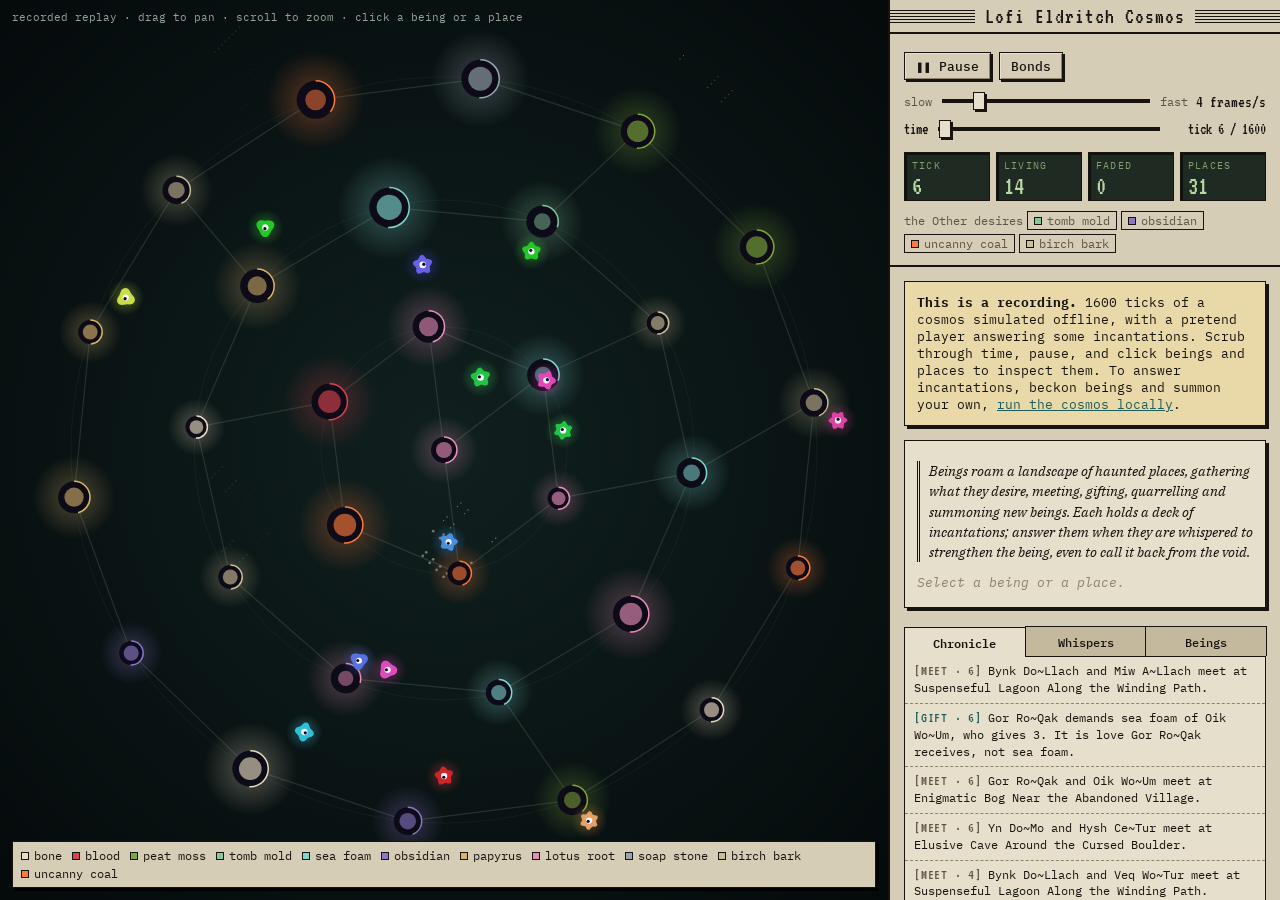
<file: docs/index.html>
<!doctype html>
<html lang="en" data-replay="replay.json">
<head>
<meta charset="utf-8">
<meta name="viewport" content="width=device-width, initial-scale=1">
<title>Lofi Eldritch Cosmos</title>
<link rel="preconnect" href="https://fonts.googleapis.com">
<link rel="stylesheet" href="https://fonts.googleapis.com/css2?family=VT323&family=IBM+Plex+Mono:ital,wght@0,400;0,500;0,600;1,400&family=IBM+Plex+Serif:ital@1&display=swap">
<style>
  /* An old beige-box workstation running an occult simulation:
     putty windows with ink borders, hard shadows and pinstriped title bars
     over a deep verdigris-black void. One deliberate look, light panels on a dark map. */
  :root {
    --void: #071012;          /* behind the map */
    --putty: #d6cdb6;         /* window body */
    --putty-2: #c4b99d;       /* insets, wells */
    --putty-3: #e6dfcb;       /* raised highlights, inputs */
    --ink: #17130e;           /* borders, text */
    --muted: #5d5446;
    --faint: #8d826d;
    --accent: #7c1d2a;        /* oxblood */
    --accent-2: #1d5c58;      /* verdigris, links */
    --warn: #a87211;          /* mustard */
    --danger: #a3242f;
    --good: #2f6b3b;
    --text: var(--ink);
    --pixel: "VT323", "Courier New", monospace;
    --mono: "IBM Plex Mono", ui-monospace, Menlo, Consolas, monospace;
    --sans: "IBM Plex Serif", Georgia, serif;   /* thoughts and incantations */
    --ui: var(--mono);
    color-scheme: light;
  }
  * { box-sizing: border-box; }
  html, body { margin: 0; height: 100%; background: var(--void); color: var(--ink); font-family: var(--mono); font-size: 13px; }
  body { display: grid; grid-template-columns: 1fr 392px; grid-template-rows: 100%; overflow: hidden; }
  #stage { position: relative; min-width: 0; min-height: 0; }
  canvas { display: block; width: 100%; height: 100%; cursor: grab; touch-action: none; }
  canvas.dragging { cursor: grabbing; }
  canvas.beckoning { cursor: crosshair; }

  /* the window */
  aside { background: var(--putty); border-left: 2px solid var(--ink); display: flex; flex-direction: column; min-height: 0; overflow: hidden; }
  header { padding: 0 0 12px; border-bottom: 2px solid var(--ink); background: var(--putty); }
  h1.titlebar { margin: 0 0 12px; padding: 5px 10px; font: 400 22px/1 var(--pixel); letter-spacing: 1px; text-align: center;
    background: repeating-linear-gradient(to bottom, var(--ink) 0 1px, transparent 1px 3px) center / 100% 13px no-repeat, var(--putty);
    border-bottom: 2px solid var(--ink); }
  h1.titlebar span { background: var(--putty); padding: 0 10px; }
  header > :not(h1) { margin-left: 14px; margin-right: 14px; }
  h2 { font: 400 26px/1.05 var(--pixel); margin: 0; letter-spacing: .5px; }
  h3 { font: 400 17px/1 var(--pixel); text-transform: uppercase; letter-spacing: 1.5px; color: var(--muted); margin: 14px 0 6px; }
  h3::before { content: "▚ "; color: var(--accent); }

  .controls { display: flex; gap: 8px; align-items: center; flex-wrap: wrap; }
  button { font: 500 12.5px var(--mono); color: var(--ink); background: var(--putty); border: 1px solid var(--ink); border-radius: 0; padding: 5px 11px; cursor: pointer;
    box-shadow: inset 1px 1px 0 var(--putty-3), inset -1px -1px 0 var(--faint), 2px 2px 0 var(--ink); }
  button:hover { background: var(--putty-3); }
  button:active { box-shadow: inset 1px 1px 0 var(--faint), inset -1px -1px 0 var(--putty-3); transform: translate(2px, 2px); }
  button:focus-visible, input:focus-visible { outline: 2px dashed var(--accent); outline-offset: 2px; }
  button.primary { background: var(--ink); color: var(--putty-3); box-shadow: 2px 2px 0 var(--accent); }
  button.primary:hover { background: var(--accent); }
  button.danger:hover { color: var(--danger); }
  button:disabled { opacity: .45; cursor: default; }
  input[type=text], input[type=number] { font: 13px var(--mono); color: var(--ink); background: var(--putty-3); border: 1px solid var(--ink); border-radius: 0; padding: 5px 7px; width: 100%;
    box-shadow: inset 2px 2px 0 var(--putty-2); }
  input[type=range] { -webkit-appearance: none; appearance: none; flex: 1; min-width: 80px; height: 18px; background: transparent; }
  input[type=range]::-webkit-slider-runnable-track { height: 4px; background: var(--ink); }
  input[type=range]::-moz-range-track { height: 4px; background: var(--ink); }
  input[type=range]::-webkit-slider-thumb { -webkit-appearance: none; width: 12px; height: 18px; margin-top: -7px; background: var(--putty-3); border: 1px solid var(--ink); border-radius: 0; box-shadow: 2px 2px 0 var(--ink); }
  input[type=range]::-moz-range-thumb { width: 12px; height: 18px; background: var(--putty-3); border: 1px solid var(--ink); border-radius: 0; }
  .speed { display: flex; align-items: center; gap: 8px; margin-top: 10px; color: var(--muted); font-size: 11.5px; }
  #speed-label { font-family: var(--pixel) !important; font-size: 17px; color: var(--ink); }

  /* LCD-ish counters */
  .stats { display: grid; grid-template-columns: repeat(4, 1fr); gap: 6px; margin-top: 12px; }
  .stat { background: #1e2a22; color: #b9d9a3; border: 1px solid var(--ink); padding: 3px 7px 1px; box-shadow: inset 2px 2px 0 #0d130f; }
  .stat b { display: block; font: 400 26px/1 var(--pixel); font-variant-numeric: tabular-nums; }
  .stat small { font-size: 9.5px; text-transform: uppercase; letter-spacing: 1.2px; color: #7fa06c; }

  #scroll { overflow-y: auto; flex: 1; padding: 0 14px 18px; }
  #scroll::-webkit-scrollbar { width: 14px; }
  #scroll::-webkit-scrollbar-track { background: var(--putty-2); border-left: 1px solid var(--ink); }
  #scroll::-webkit-scrollbar-thumb { background: var(--putty); border: 1px solid var(--ink); box-shadow: inset 1px 1px 0 var(--putty-3); }
  .empty { color: var(--faint); font-style: italic; padding: 4px 0; }
  .card { background: var(--putty-3); border: 1px solid var(--ink); box-shadow: 3px 3px 0 var(--ink); padding: 12px; margin-top: 14px; }
  .card.notice { background: #e9d9a8; }
  .row { display: flex; justify-content: space-between; gap: 10px; align-items: baseline; padding: 2px 0; border-bottom: 1px dotted var(--faint); }
  .row span:first-child { color: var(--muted); }

  /* segmented meters */
  .bar { height: 10px; background: var(--putty-2); border: 1px solid var(--ink); margin: 4px 0 8px; padding: 1px; }
  .bar i { display: block; height: 100%; transition: width .4s;
    -webkit-mask: repeating-linear-gradient(90deg, #000 0 5px, transparent 5px 7px); mask: repeating-linear-gradient(90deg, #000 0 5px, transparent 5px 7px); }
  .thought { font-family: var(--sans); font-style: italic; font-size: 14px; color: var(--ink); margin: 8px 0; line-height: 1.45; border-left: 3px double var(--ink); padding-left: 9px; }

  /* square tags instead of pills */
  .chips { display: flex; flex-wrap: wrap; gap: 4px; }
  .chip { font-size: 11.5px; background: var(--putty); border: 1px solid var(--ink); border-radius: 0; padding: 1px 6px; display: inline-flex; gap: 5px; align-items: center; }
  .chip .dot { width: 8px; height: 8px; border: 1px solid var(--ink); border-radius: 0; display: inline-block; }
  .chip.desire { background: var(--ink); color: var(--putty-3); }
  .link { color: var(--accent-2); cursor: pointer; text-decoration: underline; text-decoration-style: dotted; text-underline-offset: 2px; }
  .link:hover { background: var(--accent-2); color: var(--putty-3); text-decoration: none; }
  .incantation { border: 1px solid var(--ink); background: var(--putty); padding: 8px 10px; margin-top: 6px; font-family: var(--sans); font-style: italic; font-size: 16px; }
  .incantation.awaiting { background: #f0dc8f; box-shadow: 3px 3px 0 var(--warn); }
  .recall { display: flex; gap: 8px; margin-top: 10px; }
  .recall input { flex: 1; }
  .feedback { font-size: 12px; margin-top: 6px; }
  .feedback.good { color: var(--good); } .feedback.bad { color: var(--danger); }

  /* the chronicle reads like a printout */
  .events { list-style: none; padding: 0; margin: 0; background: var(--putty-3); border: 1px solid var(--ink); border-top: 0; }
  .events li { padding: 6px 9px; border-bottom: 1px dashed var(--faint); font-size: 12px; line-height: 1.4; }
  .events li:last-child { border-bottom: 0; }
  .events li[data-being]:hover { background: var(--putty); }
  .events li .k { font: 400 15px/1 var(--pixel); text-transform: uppercase; letter-spacing: .8px; margin-right: 6px; color: var(--muted); }
  .events li .k::before { content: "["; } .events li .k::after { content: "]"; }
  .events li.summon .k, .events li.revive .k, .events li.working_through .k { color: var(--good); }
  .events li.fade .k, .events li.rivalry .k, .events li.trauma .k, .events li.anxiety .k, .events li.refusal .k { color: var(--danger); }
  .events li.gift .k, .events li.succor .k { color: var(--accent-2); }
  .events li.whisper .k, .events li.knot .k { color: var(--warn); }
  .events li.desire .k, .events li.elder .k, .events li.identify .k { color: var(--accent); }
  .whispers li { display: flex; justify-content: space-between; gap: 8px; }

  /* folder tabs */
  .tabs { display: flex; gap: 0; margin-top: 18px; border-bottom: 1px solid var(--ink); }
  .tabs button { flex: 1; font-size: 11.5px; padding: 5px 4px 4px; box-shadow: none; border-bottom: 0; margin-right: -1px; background: var(--putty-2); transform: none; }
  .tabs button.on { background: var(--putty-3); color: var(--ink); font-weight: 600; position: relative; top: 1px; border-color: var(--ink); }

  /* small windows floating over the map */
  .legend, .tooltip, .banner, .hint { font-family: var(--mono); }
  .legend { position: absolute; left: 12px; bottom: 12px; background: var(--putty); border: 1px solid var(--ink); box-shadow: 3px 3px 0 #000; padding: 6px 8px; font-size: 11px; max-width: calc(100% - 24px); }
  .legend .chips { gap: 3px 10px; }
  .legend .chip { background: none; border: 0; padding: 0; color: var(--ink); }
  .hint { position: absolute; top: 10px; left: 12px; color: #8fa39a; font-size: 11px; pointer-events: none; }
  .tooltip { position: absolute; pointer-events: none; background: var(--putty-3); border: 1px solid var(--ink); box-shadow: 2px 2px 0 #000; padding: 4px 7px; font-size: 11.5px; white-space: nowrap; transform: translate(12px, 12px); display: none; }
  .banner { position: absolute; top: 10px; left: 50%; transform: translateX(-50%); background: #f0dc8f; color: var(--ink); border: 1px solid var(--ink); box-shadow: 3px 3px 0 #000; padding: 5px 12px; font-size: 12px; font-weight: 600; display: none; }
  .overlay { position: absolute; inset: 0; display: none; place-items: center;
    background: repeating-conic-gradient(#0b1719 0 25%, #071012 0 50%) 0 0 / 4px 4px; }
  .overlay .card { max-width: 380px; width: calc(100% - 32px); text-align: left; box-shadow: 5px 5px 0 #000; }
  .overlay p { color: var(--muted); line-height: 1.5; }
  .form-grid { display: grid; gap: 6px; margin-top: 8px; }
  .form-grid label { font-size: 11.5px; color: var(--muted); }
  .error { color: var(--danger); font-size: 12px; margin-top: 6px; }

  .scrub { display: flex; align-items: center; gap: 8px; margin-top: 6px; color: var(--muted); font-size: 11.5px; }
  .scrub input { flex: 1; }
  .scrub span { font-family: var(--pixel); font-size: 16px; min-width: 96px; text-align: right; color: var(--ink); }
  .notice a { color: var(--accent-2); }
  .other { display: flex; flex-wrap: wrap; gap: 4px; align-items: center; margin-top: 10px; font-size: 11.5px; color: var(--muted); }
  .reason { font-size: 11.5px; color: var(--muted); font-style: italic; text-align: right; margin: 2px 0 4px; }
  .registers { display: grid; grid-template-columns: 76px 1fr 38px; gap: 2px 8px; align-items: center; font-size: 11.5px; }
  .registers .bar { margin: 2px 0; }
  .registers .loose { color: var(--warn); font-weight: 600; }
  .chain { display: flex; flex-wrap: wrap; gap: 4px; align-items: center; font-size: 11.5px; color: var(--faint); }

  .account { display: flex; flex-wrap: wrap; gap: 4px 12px; align-items: center; margin-top: -4px; margin-bottom: 10px; font-size: 11.5px; color: var(--muted); }
  .account b { font: 400 17px/1 var(--pixel); color: var(--ink); margin-right: auto; }
  .account a, .account .linkish { color: var(--accent-2); background: none; border: 0; box-shadow: none; padding: 0; font: inherit; cursor: pointer; text-decoration: underline; text-decoration-style: dotted; text-underline-offset: 2px; }
  .account a:hover, .account .linkish:hover { background: var(--accent-2); color: var(--putty-3); transform: none; }
  .admin-only[hidden], .signed-in-only[hidden] { display: none !important; }
  .temper { display: grid; grid-template-columns: 92px 1fr 30px; gap: 4px 8px; align-items: center; font-size: 11.5px; }
  .temper output { font: 400 17px/1 var(--pixel); text-align: right; }
  .temper small { grid-column: 2 / -1; color: var(--faint); margin-top: -4px; font-size: 10.5px; }
  .deck { list-style: none; margin: 0; padding: 0; border: 1px solid var(--ink); background: var(--putty); }
  .deck li { display: grid; grid-template-columns: 1fr auto; gap: 2px 8px; padding: 6px 8px; border-bottom: 1px dashed var(--faint); font-size: 12px; }
  .deck li:last-child { border-bottom: 0; }
  .deck .front { font-family: var(--sans); font-style: italic; font-size: 13.5px; }
  .deck .back { color: var(--muted); grid-column: 1; }
  .deck .meta { color: var(--faint); font-size: 11px; grid-column: 1; }
  .deck .acts { grid-row: 1 / span 3; grid-column: 2; display: flex; flex-direction: column; gap: 4px; align-self: start; }
  .deck .acts button { padding: 2px 7px; font-size: 11px; }
  .deck li.awaiting { background: #f0dc8f; }
  .mine-mark { color: var(--accent); font-weight: 600; }
  .journal { list-style: none; margin: 0; padding: 0; border: 1px solid var(--ink); background: var(--putty-3); font-size: 11.5px; }
  .journal li { padding: 4px 8px; border-bottom: 1px dashed var(--faint); display: grid; grid-template-columns: 1fr auto; gap: 8px; }
  .journal li:last-child { border-bottom: 0; }
  .journal .when { color: var(--faint); white-space: nowrap; }
  .journal .ok { color: var(--good); } .journal .miss { color: var(--danger); }
  .accuracy { display: grid; grid-template-columns: 1fr 64px 44px; gap: 3px 8px; align-items: center; font-size: 11.5px; }
  .accuracy .front { font-family: var(--sans); font-style: italic; font-size: 12.5px; min-width: 0; overflow: hidden; text-overflow: ellipsis; white-space: nowrap; }
  .accuracy .bar { margin: 0; }
  @media (max-width: 820px) {
    body { grid-template-columns: 100%; grid-template-rows: 55vh 45vh; }
    aside { border-left: 0; border-top: 2px solid var(--ink); }
    .legend { display: none; }
  }
  @media (prefers-reduced-motion: reduce) { .bar i { transition: none; } button:active { transform: none; } }
</style>
</head>
<body>
<div id="stage">
  <canvas id="cosmos"></canvas>
  <div class="hint">drag to pan · scroll to zoom · click a being (the eye follows it) or a place</div>
  <div class="banner" id="banner"></div>
  <div class="tooltip" id="tooltip"></div>
  <div class="legend" id="legend"></div>
  <div class="overlay" id="genesis">
    <div class="card">
      <h2>The void is empty</h2>
      <p>Dream a landscape of haunted places into being and awaken beings to roam it.</p>
      <div class="form-grid">
        <label for="seed-beings">Beings to awaken</label>
        <input type="number" id="seed-beings" value="14" min="1" max="60">
        <label for="seed-rings">Places on each ring (inner → outer)</label>
        <input type="text" id="seed-rings" value="6, 10, 14">
      </div>
      <div class="controls" style="justify-content:center;margin-top:12px">
        <button class="primary" id="seed-go">Begin genesis</button>
        <button id="seed-cancel">Cancel</button>
      </div>
      <div class="error" id="seed-error"></div>
    </div>
  </div>
</div>
<aside>
  <header>
    <h1 class="titlebar"><span>Lofi Eldritch Cosmos</span></h1>
    <div class="account" id="account"></div>
    <div class="controls">
      <button class="primary admin-only" id="toggle" hidden>▶ Stir</button>
      <button class="admin-only" id="new-cosmos" title="Unmake this cosmos and seed a new one" hidden>New cosmos</button>
      <button id="bonds-toggle" title="Show strong bonds between all beings">Bonds</button>
    </div>
    <div class="speed admin-only" id="speed-row" hidden>
      <span>slow</span>
      <input type="range" id="speed" min="100" max="3000" step="50" value="1000" aria-label="Tick duration">
      <span>fast</span>
      <span id="speed-label" style="min-width:64px;text-align:right;font-family:var(--mono)"></span>
    </div>
    <div class="stats">
      <div class="stat"><small>tick</small><b id="s-tick">0</b></div>
      <div class="stat"><small>living</small><b id="s-pop">0</b></div>
      <div class="stat"><small>faded</small><b id="s-faded">0</b></div>
      <div class="stat"><small>places</small><b id="s-nodes">0</b></div>
    </div>
    <div class="other" id="big-other" title="The desire of the big Other: what the cosmos as a whole desires and exchanges"></div>
  </header>
  <div id="scroll">
    <div id="selection"></div>
    <div class="tabs">
      <button id="tab-chronicle" class="on">Chronicle</button>
      <button id="tab-whispers">Whispers <span id="whisper-count"></span></button>
      <button id="tab-beings">Beings</button>
      <button id="tab-mine" class="signed-in-only" hidden>My being</button>
    </div>
    <div id="tab-body"></div>
  </div>
</aside>
<script>
(() => {
  "use strict";

  // ---------- state ----------
  const RESOURCE_COLORS = {
    bone: "#e8dcc0", blood: "#d9434f", peat_moss: "#7fa83a", tomb_mold: "#86c79a",
    sea_foam: "#7fd6d0", obsidian: "#8b78c9", papyrus: "#d9b56a", lotus_root: "#e88fb8",
    soap_stone: "#9aa7b0", birch_bark: "#cbbf94", uncanny_coal: "#ff7a3a"
  };
  const state = {
    world: null, nodes: new Map(), beings: new Map(), events: [], lastSeq: 0,
    selected: null,            // {kind: "being"|"node", id}
    hover: null,
    beckoning: null,           // being id waiting for a target node
    showBonds: false,
    tab: "chronicle",
    view: { x: 0, y: 0, zoom: 1 },
    display: new Map(),        // being id -> {x, y, vx, vy}
    feedback: null,            // {id, text, good}
    seedDismissed: false,
    me: null,                  // {user, being, csrf_token, ...} from /api/me
  };

  // A static build (GitHub Pages) sets <html data-replay="replay.json"> and plays a recording
  const REPLAY_URL = document.documentElement.dataset.replay;
  const replay = REPLAY_URL ? { data: null, frame: 0, playing: true, fps: 4, eventTicks: [] } : null;
  const REPO_URL = "https://github.com/joedaws/lofi-eldritch-cosmos";

  window.cosmos = state; // handy for poking at the cosmos from the console
  const $ = (id) => document.getElementById(id);
  const canvas = $("cosmos");
  const ctx = canvas.getContext("2d");
  const esc = (s) => String(s ?? "").replace(/[&<>"']/g, (c) => ({ "&": "&amp;", "<": "&lt;", ">": "&gt;", '"': "&quot;", "'": "&#39;" }[c]));
  const pretty = (r) => String(r ?? "").replace(/_/g, " ");
  const hash = (s) => { let h = 2166136261; for (const c of String(s)) { h ^= c.charCodeAt(0); h = Math.imul(h, 16777619); } return (h >>> 0) / 4294967295; };
  const resColor = (r) => RESOURCE_COLORS[r] || "#bbb";
  // only touch the DOM when the markup really changed, so clicks are never lost to a re-render
  const setHTML = (el, html) => { if (el._html !== html) { el._html = html; el.innerHTML = html; } };

  // ---------- api ----------
  async function api(path, body, method) {
    const opts = body === undefined && !method ? {} : {
      method: method || "POST",
      headers: { "Content-Type": "application/json", "x-csrf-token": state.me?.csrf_token || "" },
      body: body === undefined ? undefined : JSON.stringify(body),
    };
    const res = await fetch(path, opts);
    const data = await res.json().catch(() => ({}));
    if (!res.ok && res.status !== 409) throw Object.assign(new Error(data.error || res.statusText), { data });
    return { status: res.status, data };
  }

  // who is looking: the signed-in person, their being and the CSRF token for writes
  async function loadMe() {
    if (replay) return;
    try { state.me = (await api("/api/me")).data; } catch (e) { state.me = null; }
    if (state.me?.user) {
      try { state.history = (await api("/api/my/history?limit=12")).data; } catch (e) { state.history = null; }
    }
    state.mineVersion = (state.mineVersion || 0) + 1;
    renderAccount();
  }
  const me = () => state.me?.user || null;
  const isAdmin = () => !!me()?.is_admin;

  function renderAccount() {
    const u = me();
    for (const el of document.querySelectorAll(".admin-only")) el.hidden = !(replay || isAdmin());
    for (const el of document.querySelectorAll(".signed-in-only")) el.hidden = !u;
    if (replay) { $("account").hidden = true; return; }
    setHTML($("account"), u
      ? `<b>${esc(u.display_name)}${u.is_admin ? " · keeper" : ""}</b><a href="/users/settings">Settings</a><form method="post" action="/users/log-out" style="display:inline"><input type="hidden" name="_method" value="delete"><input type="hidden" name="_csrf_token" value="${esc(state.me.csrf_token)}"><button class="linkish">Log out</button></form>`
      : `<b>Watching</b><a href="/users/register">Register</a><a href="/users/log-in">Log in</a>`);
  }

  // ---------- live updates ----------
  // The server pushes the world over a Phoenix channel once per tick; polling
  // is only the fallback when the live connection is down.
  function loadScript(src) {
    return new Promise((resolve, reject) => {
      const el = document.createElement("script");
      el.src = src; el.onload = resolve; el.onerror = reject;
      document.head.appendChild(el);
    });
  }

  async function connectLive() {
    if (replay) return;
    try { if (!window.Phoenix) await loadScript("/vendor/phoenix/phoenix.min.js"); } catch (e) { return; }
    if (state.live) state.live.socket.disconnect();
    const socket = new window.Phoenix.Socket("/socket", { params: { _csrf_token: state.me?.csrf_token || "" } });
    socket.connect();
    const channel = socket.channel("world", {});
    const take = (world) => { state.liveAt = Date.now(); ingest(world); };
    channel.on("world", take);
    channel.join().receive("ok", take);
    state.live = { socket, channel };
  }

  const liveIsFresh = () => state.liveAt && Date.now() - state.liveAt < 3000;

  let polling = false;
  async function poll() {
    if (replay) { if (replay.data) ingest(replayWorld(replay.frame)); return; }
    if (polling) return;
    polling = true;
    try {
      const { data } = await api(`/world?since=${state.lastSeq}`);
      ingest(data);
    } catch (e) {
      banner("The cosmos is unreachable…", 2000);
    } finally {
      polling = false;
    }
  }

  function ingest(world) {
    state.world = world;
    state.nodes = new Map(world.nodes.map((n) => [n.id, n]));
    state.beings = new Map(world.beings.map((b) => [b.id, b]));
    if (world.replaceEvents) {
      state.events = world.events;
    } else {
      // live pushes and polls can overlap: keep each event once
      const fresh = world.events.filter((e) => e.seq > state.lastSeq);
      if (fresh.length) {
        state.lastSeq = Math.max(...fresh.map((e) => e.seq));
        state.events = fresh.concat(state.events).slice(0, 250);
      }
    }
    for (const id of state.display.keys()) if (!state.beings.has(id)) state.display.delete(id);
    if (state.selected && !(state.selected.kind === "being" ? state.beings : state.nodes).has(state.selected.id)) state.selected = null;
    layoutNodes();
    renderPanel();
    const empty = world.nodes.length === 0;
    $("genesis").style.display = !replay && isAdmin() && ((empty && !state.seedDismissed) || state.forceGenesis) ? "grid" : "none";
  }

  // ---------- replay ----------
  async function loadReplay() {
    try {
      const res = await fetch(REPLAY_URL);
      const R = await res.json();
      // bonds are only stored every few frames: carry the last known bonds forward
      const last = new Map();
      for (const f of R.frames) for (const row of f.b) {
        if (row[8] !== null) {
          const bonds = {};
          for (let i = 0; i < row[8].length; i += 2) { const other = R.beings[row[8][i]]; if (other) bonds[other.id] = row[8][i + 1]; }
          last.set(row[0], bonds);
        }
        row.bonds = last.get(row[0]) || {};
      }
      R.events.sort((a, b) => a.seq - b.seq);
      replay.eventTicks = R.events.map((e) => e.tick);
      replay.data = R;
      setupReplayControls();
      ingest(replayWorld(0));
    } catch (e) {
      banner("Could not load the recording.", 0);
    }
  }

  function replayWorld(i) {
    const R = replay.data, f = R.frames[i], S = R.strings;
    const nodes = R.nodes.map((n, j) => ({
      id: n.id, name: n.name, resource_type: n.resource_type, resource_yield: n.resource_yield,
      max_reserve: n.max_reserve, position: n.position, reserve: f.r[j],
      neighbors: n.neighbors.map((k) => R.nodes[k].id), occupants: [],
    }));
    let population = 0;
    const beings = f.b.map((row) => {
      const info = R.beings[row[0]];
      const node = row[2] >= 0 ? nodes[row[2]] : null;
      const faded = row[3] === 1;
      if (!faded) { population++; if (node) node.occupants.push(info.id); }
      const resources = {};
      for (let k = 0; k < row[7].length; k += 2) resources[S[row[7][k]]] = row[7][k + 1];
      return {
        id: info.id, name: info.name, status: faded ? "faded" : "alive", ichor: row[1], max_ichor: R.meta.max_ichor,
        at_node: node ? node.id : null, resources, desire: S[row[6]], intent: S[row[4]], thought: S[row[5]],
        bonds: row.bonds, known_nodes: row[9], visited_nodes: row[10],
        lineage: { generation: info.generation, parents: info.parents, age_ms: row[11] * 1000, lifespan_ms: info.lifespan ? info.lifespan * 1000 : null },
        incantation: { front: info.front, has_back: info.has_back, box: row[12], awaiting: row[13] === 1, streak: row[14], due_at: null },
        psyche: row.length > 15 ? {
          lack: row[15], jouissance: row[16],
          registers: { real: row[17] / 1000, symbolic: row[18] / 1000, imaginary: row[19] / 1000 },
          unknotted: row[20] >= 0 ? S[row[20]] : null,
          identification: row[21] >= 0 && R.beings[row[21]] ? R.beings[row[21]].id : null,
          symptom: row[22] >= 0 ? { node: R.nodes[row[22]].id, cause: S[row[23]] } : null,
          reason: S[row[24]], chain: row[25].map((k) => S[k]), objet_a: S[row[26]],
        } : null,
      };
    });
    // events up to this tick, most recent first
    let hi = 0; while (hi < replay.eventTicks.length && replay.eventTicks[hi] <= f.t) hi++;
    const events = R.events.slice(Math.max(0, hi - 250), hi).reverse();
    const big_other = {};
    for (let k = 0; k < (f.o || []).length; k += 2) big_other[S[f.o[k]]] = f.o[k + 1] / 100;
    return {
      nodes, beings, events, replaceEvents: true, resources: R.meta.resources, big_other,
      simulation: { running: replay.playing, tick: f.t, tick_ms: Math.round(1000 / replay.fps), population, faded: beings.length - population, now: f.now },
    };
  }

  function setupReplayControls() {
    const R = replay.data;
    $("new-cosmos").style.display = "none";
    $("toggle").title = "Play / pause the recording";
    const speed = $("speed");
    speed.min = 1; speed.max = 20; speed.step = 1; speed.value = replay.fps;
    speed.setAttribute("aria-label", "Playback speed");
    const scrub = document.createElement("div");
    scrub.className = "scrub";
    scrub.innerHTML = `<span style="min-width:0;text-align:left">time</span><input type="range" id="scrub" min="0" max="${R.frames.length - 1}" value="0" aria-label="Replay position"><span id="scrub-label"></span>`;
    document.querySelector(".speed").after(scrub);
    $("scrub").addEventListener("input", (e) => { replay.frame = Number(e.target.value); poll(); });
    document.querySelector(".hint").textContent = "recorded replay · drag to pan · scroll to zoom · click a being or a place";
  }

  // ---------- layout ----------
  function layoutNodes() {
    const list = [...state.nodes.values()];
    list.forEach((n, i) => {
      if (n.position && typeof n.position.x === "number") { n.wx = n.position.x; n.wy = n.position.y; }
      else { const a = hash(n.id) * Math.PI * 2; const r = 1.15 + 0.1 * hash(n.id + "r"); n.wx = Math.cos(a) * r; n.wy = Math.sin(a) * r; }
    });
  }

  function scale() { return Math.min(canvas.clientWidth, canvas.clientHeight) * 0.42 * state.view.zoom; }
  function toScreen(wx, wy) {
    const s = scale();
    return [canvas.clientWidth / 2 + (wx - state.view.x) * s, canvas.clientHeight / 2 + (wy - state.view.y) * s];
  }
  function toWorld(sx, sy) {
    const s = scale();
    return [(sx - canvas.clientWidth / 2) / s + state.view.x, (sy - canvas.clientHeight / 2) / s + state.view.y];
  }

  function beingTarget(b, t) {
    const n = state.nodes.get(b.at_node);
    if (!n) { const a = hash(b.id) * 6.28; return [Math.cos(a) * 1.3, Math.sin(a) * 1.3]; }
    const occupants = b.status === "faded" ? null : n.occupants;
    const phase = hash(b.id) * Math.PI * 2;
    const orbit = (b.status === "faded" ? 0.035 : 0.055 + 0.02 * hash(b.id + "o")) * Math.min(1.6, Math.max(1, Math.sqrt((occupants?.length || 1) / 3)));
    const speed = b.status === "faded" ? 0 : 0.25 + 0.2 * hash(b.id + "s");
    const a = phase + t * speed;
    return [n.wx + Math.cos(a) * orbit, n.wy + Math.sin(a) * orbit];
  }

  function beingRadius(b) {
    const s = Math.max(0.6, Math.min(1.3, state.view.zoom));
    return (4 + 6 * Math.sqrt(Math.max(0, b.ichor) / (b.max_ichor || 200))) * s;
  }

  function nodeRadius(n) { return (10 + 3 * (n.resource_yield || 1) / 3) * Math.max(0.6, Math.min(1.6, state.view.zoom)); }

  // ---------- drawing ----------
  const stars = Array.from({ length: 160 }, (_, i) => ({ x: hash("x" + i), y: hash("y" + i), r: hash("r" + i) * 1.2 + 0.2, p: hash("p" + i) * 6 }));

  function resize() {
    const dpr = window.devicePixelRatio || 1;
    canvas.width = canvas.clientWidth * dpr; canvas.height = canvas.clientHeight * dpr;
    ctx.setTransform(dpr, 0, 0, dpr, 0, 0);
  }
  window.addEventListener("resize", resize);

  function draw(now) {
    const t = now / 1000;
    const W = canvas.clientWidth, H = canvas.clientHeight;
    ctx.clearRect(0, 0, W, H);

    // background
    const g = ctx.createRadialGradient(W / 2, H / 2, 0, W / 2, H / 2, Math.max(W, H) * 0.7);
    g.addColorStop(0, "#10201f"); g.addColorStop(1, "#050a0b");
    ctx.fillStyle = g; ctx.fillRect(0, 0, W, H);
    for (const s of stars) {
      ctx.globalAlpha = 0.25 + 0.25 * Math.sin(t * 0.7 + s.p);
      ctx.fillStyle = "#d9d0b4";
      ctx.beginPath(); ctx.arc(s.x * W, s.y * H, s.r, 0, 6.283); ctx.fill();
    }
    ctx.globalAlpha = 1;

    // concentric rings, faint
    const rings = new Set([...state.nodes.values()].map((n) => Math.round(Math.hypot(n.wx, n.wy) * 100) / 100).filter((r) => r > 0.01));
    ctx.strokeStyle = "#d9d0b40d"; ctx.lineWidth = 1;
    for (const r of rings) { const [cx, cy] = toScreen(0, 0); ctx.beginPath(); ctx.arc(cx, cy, r * scale(), 0, 6.283); ctx.stroke(); }

    // edges
    ctx.lineWidth = 1.2;
    for (const n of state.nodes.values()) {
      const [x1, y1] = toScreen(n.wx, n.wy);
      for (const id of n.neighbors) {
        if (id < n.id) continue;
        const m = state.nodes.get(id); if (!m) continue;
        const [x2, y2] = toScreen(m.wx, m.wy);
        const sel = state.selected && state.selected.kind === "node" && (state.selected.id === n.id || state.selected.id === m.id);
        ctx.strokeStyle = sel ? "#e2b85acc" : "#b8c4a82a";
        ctx.beginPath(); ctx.moveTo(x1, y1); ctx.lineTo(x2, y2); ctx.stroke();
      }
    }

    // nodes
    for (const n of state.nodes.values()) {
      const [x, y] = toScreen(n.wx, n.wy);
      const r = nodeRadius(n);
      const col = resColor(n.resource_type);
      const frac = n.max_reserve ? Math.max(0, Math.min(1, n.reserve / n.max_reserve)) : 0;
      const glow = ctx.createRadialGradient(x, y, 0, x, y, r * 2.6);
      glow.addColorStop(0, col + "55"); glow.addColorStop(1, col + "00");
      ctx.fillStyle = glow; ctx.beginPath(); ctx.arc(x, y, r * 2.6, 0, 6.283); ctx.fill();
      ctx.fillStyle = "#0d0b18"; ctx.beginPath(); ctx.arc(x, y, r, 0, 6.283); ctx.fill();
      ctx.fillStyle = col; ctx.globalAlpha = 0.25 + 0.75 * frac;
      ctx.beginPath(); ctx.arc(x, y, r * (0.35 + 0.55 * frac), 0, 6.283); ctx.fill();
      ctx.globalAlpha = 1;
      ctx.strokeStyle = col; ctx.lineWidth = 1.5;
      ctx.beginPath(); ctx.arc(x, y, r, -Math.PI / 2, -Math.PI / 2 + frac * 6.283); ctx.stroke();
      const isSel = state.selected && state.selected.kind === "node" && state.selected.id === n.id;
      const isHover = state.hover && state.hover.kind === "node" && state.hover.id === n.id;
      if (isSel || isHover || state.beckoning) {
        ctx.strokeStyle = isSel ? "#ffffff" : "#ffffff66"; ctx.lineWidth = 1;
        ctx.beginPath(); ctx.arc(x, y, r + 4, 0, 6.283); ctx.stroke();
      }
      if (state.view.zoom > 1.4 || isSel || isHover) {
        ctx.fillStyle = "#d9d0b4cc"; ctx.font = "15px VT323, monospace"; ctx.textAlign = "center";
        ctx.fillText(n.name, x, y + r + 14);
      }
    }

    // being positions (smoothed)
    const pos = new Map();
    for (const b of state.beings.values()) {
      const [tx, ty] = beingTarget(b, t);
      let d = state.display.get(b.id);
      if (!d) { d = { x: tx, y: ty }; state.display.set(b.id, d); }
      const k = 0.06;
      d.vx = (tx - d.x) * k; d.vy = (ty - d.y) * k;
      d.x += d.vx; d.y += d.vy;
      pos.set(b.id, toScreen(d.x, d.y));
    }

    // bonds
    const selBeing = state.selected && state.selected.kind === "being" ? state.beings.get(state.selected.id) : null;
    const drawBond = (a, bId, aff) => {
      const p1 = pos.get(a.id), p2 = pos.get(bId); if (!p1 || !p2) return;
      ctx.strokeStyle = aff >= 0 ? `rgba(126,240,200,${Math.min(0.8, 0.15 + aff / 40)})` : `rgba(255,107,122,${Math.min(0.8, 0.2 - aff / 25)})`;
      ctx.lineWidth = 1 + Math.min(3, Math.abs(aff) / 12);
      ctx.beginPath(); ctx.moveTo(p1[0], p1[1]);
      const mx = (p1[0] + p2[0]) / 2, my = (p1[1] + p2[1]) / 2 - 20;
      ctx.quadraticCurveTo(mx, my, p2[0], p2[1]); ctx.stroke();
    };
    if (state.showBonds) {
      for (const b of state.beings.values()) for (const [id, aff] of Object.entries(b.bonds)) if (aff >= 12 && id > b.id) drawBond(b, id, aff);
    }
    if (selBeing) for (const [id, aff] of Object.entries(selBeing.bonds)) if (Math.abs(aff) >= 3) drawBond(selBeing, id, aff);

    // beings
    for (const b of state.beings.values()) {
      const p = pos.get(b.id); if (!p) continue;
      const [x, y] = p;
      const r = beingRadius(b);
      const faded = b.status === "faded";
      const hue = Math.floor(hash(b.id) * 360);
      const body = faded ? "rgba(150,145,170,0.35)" : `hsl(${hue} 70% ${55 + 10 * Math.sin(t + hash(b.id) * 9)}%)`;
      const isSel = selBeing && selBeing.id === b.id;

      if (b.incantation && b.incantation.awaiting) {
        const pulse = 0.5 + 0.5 * Math.sin(t * 4 + hash(b.id) * 6);
        ctx.strokeStyle = `rgba(255,207,107,${0.35 + 0.5 * pulse})`; ctx.lineWidth = 2;
        ctx.beginPath(); ctx.arc(x, y, r + 5 + 3 * pulse, 0, 6.283); ctx.stroke();
      }
      if (!faded) {
        const aura = ctx.createRadialGradient(x, y, 0, x, y, r * 2.2);
        aura.addColorStop(0, `hsla(${hue},80%,60%,0.35)`); aura.addColorStop(1, `hsla(${hue},80%,60%,0)`);
        ctx.fillStyle = aura; ctx.beginPath(); ctx.arc(x, y, r * 2.2, 0, 6.283); ctx.fill();
      }
      // wobbling body with tendrils
      ctx.fillStyle = body;
      ctx.beginPath();
      const lobes = 3 + Math.floor(hash(b.id + "l") * 4);
      for (let i = 0; i <= 24; i++) {
        const a = (i / 24) * 6.283;
        const wob = faded ? 0.05 : b.psyche && b.psyche.unknotted ? 0.32 : 0.18;
        const rr = r * (1 + wob * Math.sin(lobes * a + t * (faded ? 0.5 : 2.2) + hash(b.id) * 20));
        const px = x + Math.cos(a) * rr, py = y + Math.sin(a) * rr;
        i ? ctx.lineTo(px, py) : ctx.moveTo(px, py);
      }
      ctx.closePath(); ctx.fill();
      if (isSel) { ctx.strokeStyle = "#fff"; ctx.lineWidth = 1.5; ctx.stroke(); }
      if (b.mine) {
        // your own being wears a small dashed frame
        ctx.save(); ctx.setLineDash([3, 3]); ctx.strokeStyle = "#e2b85a"; ctx.lineWidth = 1.2;
        ctx.strokeRect(x - r - 6, y - r - 6, 2 * r + 12, 2 * r + 12); ctx.restore();
      }
      // eye looking where it moves
      const d = state.display.get(b.id) || { vx: 0, vy: 0 };
      const look = Math.hypot(d.vx, d.vy) > 1e-5 ? Math.atan2(d.vy, d.vx) : hash(b.id) * 6.28;
      const er = Math.max(1.6, r * 0.38);
      ctx.fillStyle = faded ? "#2a2738" : "#f6f1ff";
      ctx.beginPath(); ctx.arc(x, y, er, 0, 6.283); ctx.fill();
      if (!faded) {
        ctx.fillStyle = "#120a22";
        ctx.beginPath(); ctx.arc(x + Math.cos(look) * er * 0.4, y + Math.sin(look) * er * 0.4, er * 0.5, 0, 6.283); ctx.fill();
      }
      if (isSel || (state.hover && state.hover.kind === "being" && state.hover.id === b.id)) {
        ctx.fillStyle = "#f2ead3"; ctx.font = "16px VT323, monospace"; ctx.textAlign = "center";
        ctx.fillText(b.name, x, y - r - 9);
      }
    }
    state.screenPos = pos;

    // camera follows the selected being
    if (state.follow) {
      const d = state.display.get(state.follow);
      if (d && state.beings.has(state.follow)) {
        state.view.x += (d.x - state.view.x) * 0.08;
        state.view.y += (d.y - state.view.y) * 0.08;
      } else state.follow = null;
    }
    requestAnimationFrame(draw);
  }

  // ---------- interaction ----------
  function pick(sx, sy) {
    let best = null, bestD = Infinity;
    if (state.screenPos) for (const [id, [x, y]] of state.screenPos) {
      const b = state.beings.get(id); if (!b) continue;
      const d = Math.hypot(sx - x, sy - y);
      if (d < beingRadius(b) + 6 && d < bestD) { best = { kind: "being", id }; bestD = d; }
    }
    if (best && !state.beckoning) return best;
    best = null; bestD = Infinity;
    for (const n of state.nodes.values()) {
      const [x, y] = toScreen(n.wx, n.wy);
      const d = Math.hypot(sx - x, sy - y);
      if (d < nodeRadius(n) + 6 && d < bestD) { best = { kind: "node", id: n.id }; bestD = d; }
    }
    return best;
  }

  let drag = null;
  canvas.addEventListener("pointerdown", (e) => {
    drag = { x: e.clientX, y: e.clientY, vx: state.view.x, vy: state.view.y, moved: false };
    canvas.setPointerCapture(e.pointerId);
  });
  canvas.addEventListener("pointermove", (e) => {
    const rect = canvas.getBoundingClientRect();
    const sx = e.clientX - rect.left, sy = e.clientY - rect.top;
    if (drag) {
      const dx = e.clientX - drag.x, dy = e.clientY - drag.y;
      if (Math.hypot(dx, dy) > 4) { drag.moved = true; state.follow = null; canvas.classList.add("dragging"); }
      if (drag.moved) { state.view.x = drag.vx - dx / scale(); state.view.y = drag.vy - dy / scale(); }
      return;
    }
    state.hover = pick(sx, sy);
    const tip = $("tooltip");
    if (state.hover) {
      const ent = state.hover.kind === "being" ? state.beings.get(state.hover.id) : state.nodes.get(state.hover.id);
      tip.innerHTML = state.hover.kind === "being"
        ? `<b>${esc(ent.name)}</b> · ${esc(ent.status === "faded" ? "faded" : ent.intent)}<br><span style="color:var(--muted)">ichor ${ent.ichor} · lack ${ent.psyche?.lack ?? "?"} · longs for ${esc(pretty(ent.desire))}</span>`
        : `<b>${esc(ent.name)}</b><br><span style="color:var(--muted)">${esc(pretty(ent.resource_type))} · reserve ${ent.reserve} · ${ent.occupants.length} present</span>`;
      tip.style.left = sx + "px"; tip.style.top = sy + "px"; tip.style.display = "block";
    } else tip.style.display = "none";
  });
  canvas.addEventListener("pointerup", async (e) => {
    canvas.classList.remove("dragging");
    const wasDrag = drag && drag.moved; drag = null;
    if (wasDrag) return;
    const rect = canvas.getBoundingClientRect();
    const hit = pick(e.clientX - rect.left, e.clientY - rect.top);
    if (state.beckoning) {
      const beingId = state.beckoning;
      setBeckon(null);
      if (hit && hit.kind === "node") {
        try { await api("/being/beckon", { id: beingId, node_id: hit.id }); banner("The being heeds your call.", 1500); loadMe(); poll(); }
        catch (err) { banner(err.message, 2000); }
      }
      return;
    }
    select(hit);
  });
  canvas.addEventListener("wheel", (e) => {
    e.preventDefault();
    const rect = canvas.getBoundingClientRect();
    const sx = e.clientX - rect.left, sy = e.clientY - rect.top;
    const [wx, wy] = toWorld(sx, sy);
    state.view.zoom = Math.max(0.4, Math.min(6, state.view.zoom * Math.exp(-e.deltaY * 0.0015)));
    const [wx2, wy2] = toWorld(sx, sy);
    state.view.x += wx - wx2; state.view.y += wy - wy2;
  }, { passive: false });
  window.addEventListener("keydown", (e) => {
    if (e.key === "Escape") { setBeckon(null); select(null); }
  });

  function select(sel) {
    state.selected = sel;
    state.follow = sel && sel.kind === "being" ? sel.id : null;
    state.feedback = null;
    renderPanel(true);
  }

  function setBeckon(id) {
    state.beckoning = id;
    canvas.classList.toggle("beckoning", !!id);
    if (id) banner("Click a place to beckon the being there (Esc to cancel)");
    else hideBanner();
  }

  let bannerTimer;
  function banner(text, ms) {
    const el = $("banner"); el.textContent = text; el.style.display = "block";
    clearTimeout(bannerTimer);
    if (ms) bannerTimer = setTimeout(hideBanner, ms);
  }
  function hideBanner() { $("banner").style.display = "none"; }

  // ---------- panel ----------
  function nameOf(id) { const b = state.beings.get(id); return b ? b.name : "a forgotten being"; }
  function beingLink(id) { return `<a class="link" data-being="${esc(id)}">${esc(nameOf(id))}</a>`; }
  function nodeLink(id) { const n = state.nodes.get(id); return n ? `<a class="link" data-node="${esc(id)}">${esc(n.name)}</a>` : "nowhere"; }
  function fmtDue(ms) {
    const s = Math.max(0, Math.round((ms - (state.world?.simulation?.now ?? Date.now())) / 1000));
    if (s < 60) return `${s}s`; if (s < 3600) return `${Math.round(s / 60)}m`; if (s < 86400) return `${Math.round(s / 3600)}h`; return `${Math.round(s / 86400)}d`;
  }

  function fmtMs(ms) {
    const s = Math.ceil(ms / 1000);
    if (s < 60) return `${s}s`; if (s < 3600) return `${Math.ceil(s / 60)} min`;
    if (s < 86400) return `${Math.round(s / 360) / 10} h`; return `${Math.round(s / 8640) / 10} days`;
  }

  function renderStats() {
    const sim = state.world?.simulation || {};
    $("s-tick").textContent = sim.tick ?? 0;
    $("s-pop").textContent = `${sim.population ?? 0}`;
    $("s-faded").textContent = sim.faded ?? 0;
    $("s-nodes").textContent = state.nodes.size;
    $("toggle").textContent = replay ? (replay.playing ? "❚❚ Pause" : "▶ Play") : sim.running ? "❚❚ Slumber" : "▶ Stir";
    $("toggle").classList.toggle("primary", !sim.running);
    const speed = $("speed");
    if (replay) {
      $("speed-label").textContent = `${replay.fps} frames/s`;
      if (replay.data) {
        if (document.activeElement !== $("scrub")) $("scrub").value = replay.frame;
        $("scrub-label").textContent = `tick ${sim.tick} / ${replay.data.meta.ticks}`;
      }
    } else {
      if (document.activeElement !== speed && sim.tick_ms) speed.value = 3100 - sim.tick_ms;
      $("speed-label").textContent = `${sim.tick_ms ?? "?"}ms/tick`;
    }
    $("bonds-toggle").classList.toggle("primary", state.showBonds);
    const other = Object.entries(state.world?.big_other || {}).sort((a, b) => b[1] - a[1]).slice(0, 4);
    setHTML($("big-other"), other.length ? `<span>the Other desires</span>${other.map(([r]) => `<span class="chip"><span class="dot" style="background:${resColor(r)}"></span>${esc(pretty(r))}</span>`).join("")}` : "");
    setHTML($("legend"), `<div class="chips">${(state.world?.resources || []).map((r) => `<span class="chip"><span class="dot" style="background:${resColor(r)}"></span>${esc(pretty(r))}</span>`).join("")}</div>`);
  }

  // never re-render the side panel under a pressed pointer: the click would be lost
  let panelFrozen = false;
  document.querySelector("aside").addEventListener("pointerdown", () => { panelFrozen = true; });
  window.addEventListener("pointerup", () => setTimeout(() => { panelFrozen = false; }, 0));

  function renderPanel(force) {
    renderStats();
    if (panelFrozen && !force) return;
    const sel = $("selection");
    // don't clobber an input the user is typing into
    const active = document.activeElement;
    if (!force && active && sel.contains(active) && active.tagName === "INPUT") { renderTab(); return; }
    if (!state.selected) {
      const notice = replay ? `<div class="card notice"><b>This is a recording.</b> ${replay.data ? replay.data.meta.ticks : ""} ticks of a cosmos simulated offline, with a pretend player answering some incantations. Scrub through time, pause, and click beings and places to inspect them. To answer incantations, beckon beings and summon your own, <a href="${REPO_URL}" target="_blank" rel="noopener">run the cosmos locally</a>.</div>` : "";
      const invite = replay ? "" : !me()
        ? `<div class="empty"><a class="link" href="/users/register">Register</a> to summon a being of your own and keep it alive with your remembering.</div>`
        : !state.me.being ? `<div class="empty">You have no being yet. Open <a class="link" data-tab="mine">My being</a> to summon one.</div>` : "";
      setHTML(sel, notice + `<div class="card"><div class="thought">Beings roam a landscape of haunted places, gathering what they desire, meeting, gifting, quarrelling and summoning new beings. Each holds a deck of incantations; answer them when they are whispered to strengthen the being, even to call it back from the void.</div><div class="empty">Select a being or a place.</div>${invite}</div>`);
    } else if (state.selected.kind === "being") {
      setHTML(sel, beingCard(state.beings.get(state.selected.id)));
    } else {
      setHTML(sel, nodeCard(state.nodes.get(state.selected.id)));
    }
    renderTab();
  }

  // the being's psyche (see Eldritch.Lacan)
  function psycheSection(b) {
    const p = b.psyche;
    if (!p) return "";
    const regs = [["real", "Real", "var(--danger)"], ["symbolic", "Symbolic", "var(--accent-2)"], ["imaginary", "Imaginary", "var(--warn)"]];
    const symptom = p.symptom ? `<div class="row"><span>symptom</span><span>drawn back to ${nodeLink(p.symptom.node)}: ${esc(p.symptom.cause)}</span></div>` : "";
    return `<h3>Psyche${p.unknotted ? ` · <span style="color:var(--warn)">knot loosened (${esc(p.unknotted)})</span>` : ""}</h3>
      <div class="row"><span>lack</span><span>${p.lack}${p.jouissance >= 5 ? ` · jouissance ${p.jouissance}` : ""}</span></div>
      <div class="bar"><i style="width:${p.lack}%;background:var(--accent)"></i></div>
      <div class="registers">${regs.map(([k, label, col]) => `<span class="${p.unknotted === k ? "loose" : ""}">${label}</span><div class="bar"><i style="width:${Math.round(100 * (p.registers?.[k] || 0))}%;background:${col}"></i></div><span>${Math.round(100 * (p.registers?.[k] || 0))}%</span>`).join("")}</div>
      <div class="row" style="margin-top:6px"><span>cause of desire</span>${p.objet_a ? `<span class="chip" title="objet petit a: never desired directly; too much of it brings anxiety"><span class="dot" style="background:${resColor(p.objet_a)}"></span>${esc(pretty(p.objet_a))} (objet a)</span>` : `<span class="chip" title="revealed only when the being is seized by anxiety">hidden (objet a)</span>`}</div>
      ${p.identification ? `<div class="row"><span>mirrors</span><span>${beingLink(p.identification)}</span></div>` : ""}
      ${symptom}
      ${(p.chain || []).some((r) => r !== b.desire) ? `<div class="row"><span>chain</span><span class="chain">${[b.desire, ...new Set(p.chain.filter((r) => r !== b.desire))].map((r, i) => `${i ? "←" : ""}<span class="chip"><span class="dot" style="background:${resColor(r)}"></span>${esc(pretty(r))}</span>`).join("")}</span></div>` : ""}`;
  }

  function beingCard(b) {
    if (!b) return "";
    const pct = Math.round(100 * b.ichor / (b.max_ichor || 200));
    const ichorCol = b.ichor < 30 ? "var(--danger)" : b.ichor < 80 ? "var(--warn)" : "var(--accent-2)";
    const res = Object.entries(b.resources).sort((a, c) => c[1] - a[1]);
    const bonds = Object.entries(b.bonds).sort((a, c) => c[1] - a[1]);
    const inc = b.incantation || {};
    const fb = state.feedback && state.feedback.id === b.id ? `<div class="feedback ${state.feedback.good ? "good" : "bad"}">${esc(state.feedback.text)}</div>` : "";
    const lin = b.lineage || {};
    return `<div class="card">
      <div class="row"><h2>${esc(b.name)}</h2><span class="chip">${b.status === "faded" ? "faded" : esc(b.intent || "")}</span></div>
      <div class="thought">“${esc(b.thought || "…")}”</div>
      <div class="row"><span>ichor</span><span>${b.ichor} / ${b.max_ichor}</span></div>
      <div class="bar"><i style="width:${pct}%;background:${ichorCol}"></i></div>
      <div class="row"><span>belongs to</span><span>${b.mine ? '<span class="mine-mark">you</span>' : b.owner ? esc(b.owner) : "the commons"}</span></div>
      <div class="row"><span>dwells at</span><span>${nodeLink(b.at_node)}</span></div>
      <div class="row"><span>longs for</span><span class="chip desire"><span class="dot" style="background:${resColor(b.desire)}"></span>${esc(pretty(b.desire))}</span></div>
      ${b.psyche?.reason ? `<div class="reason">because ${esc(b.psyche.reason)}</div>` : ""}
      <div class="row"><span>knows</span><span>${b.known_nodes} places · visited ${b.visited_nodes}</span></div>
      <div class="row"><span>lineage</span><span>generation ${lin.generation ?? 0} · age ${fmtMs(lin.age_ms || 0)}${lin.lifespan_ms ? ` of ${fmtMs(lin.lifespan_ms)}` : ""}</span></div>
      ${lin.grace_left_ms != null ? `<div class="row"><span>vitality</span><span>${lin.withering ? '<span style="color:var(--danger)">withering: its owner has not answered it</span>' : `kept by its owner's remembering · ${fmtMs(lin.grace_left_ms)} of grace left`}</span></div>` : lin.withering ? '<div class="row"><span>vitality</span><span style="color:var(--danger)">ancient, withering</span></div>' : ""}
      ${(lin.parents || []).length ? `<div class="row"><span>summoned by</span><span>${lin.parents.map(beingLink).join(" & ")}</span></div>` : ""}
      ${psycheSection(b)}
      <h3>Carries</h3>
      <div class="chips">${res.length ? res.map(([r, n]) => `<span class="chip"><span class="dot" style="background:${resColor(r)}"></span>${n} ${esc(pretty(r))}</span>`).join("") : '<span class="empty">nothing</span>'}</div>
      <h3>Bonds</h3>
      <div class="chips">${bonds.length ? bonds.slice(0, 12).map(([id, a]) => `<span class="chip" style="border-color:${a >= 0 ? "var(--accent-2)" : "var(--danger)"};color:${a >= 0 ? "var(--ink)" : "var(--danger)"}">${beingLink(id)} ${a > 0 ? "+" : ""}${a}</span>`).join("") : '<span class="empty">a stranger to all</span>'}</div>
      <h3>Incantation${b.deck_size > 1 ? ` · ${b.deck_size} cards` : ""} · box ${inc.box ?? 1}${inc.streak ? ` · streak ${inc.streak}` : ""}</h3>
      <div class="incantation ${inc.awaiting ? "awaiting" : ""}">${inc.front == null ? "<span style=\"color:var(--muted)\">Its words are for its owner alone.</span>" : esc(inc.front || "—")}</div>
      ${replay
        ? `<div class="feedback" style="color:var(--muted)">${inc.awaiting ? "It is whispering, waiting for an answer." : "It will whisper again in time."}</div>`
        : inc.awaiting && !b.can_answer
        ? `<div class="feedback" style="color:var(--muted)">It is whispering. ${me() ? "Only its owner can answer." : "Log in to answer the whispers of the commons."}</div>`
        : inc.awaiting
        ? `<form class="recall" data-recall="${esc(b.id)}"><input type="text" name="answer" placeholder="${inc.has_back ? "Speak the answer…" : "Acknowledge it (any word)"}" autocomplete="off"><button class="primary">Answer</button></form>`
        : `<div class="feedback" style="color:var(--muted)">It will whisper again in ${fmtDue(inc.due_at)}.</div>`}
      ${fb}
      ${beckonControls(b)}
      <form class="form-grid" data-rebind="${esc(b.id)}" style="display:${state.editing === b.id ? "grid" : "none"}">
        <input type="text" name="front" placeholder="Front (the question)" required>
        <input type="text" name="back" placeholder="Back (answer — leave empty for a declaration)">
        <button class="primary">Bind</button>
      </form>
    </div>`;
  }

  // owners beckon their own being now and then; the keeper may beckon anyone
  function beckonControls(b) {
    if (replay || !me()) return "";
    const wait = b.mine ? (b.beckon_wait_ms || 0) : 0;
    const may = b.mine || isAdmin();
    if (!may) return "";
    return `<div class="controls" style="margin-top:12px">
      <button data-beckon="${esc(b.id)}" ${b.status === "faded" || wait > 0 ? "disabled" : ""}>Beckon…</button>
      ${wait > 0 ? `<span class="feedback" style="color:var(--muted)">It will heed you again in ${fmtMs(wait)}.</span>` : b.mine ? `<span class="feedback" style="color:var(--muted)">Once every ${fmtMs(state.me.beckon_cooldown_ms)}.</span>` : ""}
      ${isAdmin() && !b.mine ? `<button data-edit="${esc(b.id)}">Rebind incantation</button>` : ""}
    </div>`;
  }

  function nodeCard(n) {
    if (!n) return "";
    const pct = n.max_reserve ? Math.round(100 * n.reserve / n.max_reserve) : 0;
    const present = n.occupants.filter((id) => state.beings.has(id));
    const remains = [...state.beings.values()].filter((b) => b.status === "faded" && b.at_node === n.id);
    return `<div class="card">
      <h2>${esc(n.name)}</h2>
      <div class="row" style="margin-top:8px"><span>resource</span><span class="chip"><span class="dot" style="background:${resColor(n.resource_type)}"></span>${esc(pretty(n.resource_type))} · yields ${n.resource_yield}</span></div>
      <div class="row"><span>reserve</span><span>${n.reserve} / ${n.max_reserve}</span></div>
      <div class="bar"><i style="width:${pct}%;background:${resColor(n.resource_type)}"></i></div>
      <h3>Present (${present.length})</h3>
      <div class="chips">${present.length ? present.map((id) => `<span class="chip">${beingLink(id)}</span>`).join("") : '<span class="empty">no one</span>'}</div>
      ${remains.length ? `<h3>Remains of the faded</h3><div class="chips">${remains.map((b) => `<span class="chip">${beingLink(b.id)}</span>`).join("")}</div>` : ""}
      <h3>Paths lead to</h3>
      <div class="chips">${n.neighbors.map((id) => `<span class="chip">${nodeLink(id)}</span>`).join("")}</div>
      ${replay || !isAdmin() ? "" : `<h3>Summon a being of the commons here</h3>
      <form class="form-grid" data-summon="${esc(n.id)}">
        <input type="text" name="name" placeholder="Name (optional)">
        <input type="text" name="front" placeholder="Incantation front, e.g. 'capital of Peru'">
        <input type="text" name="back" placeholder="Incantation back, e.g. 'Lima'">
        <button class="primary">Summon</button>
      </form>`}
    </div>`;
  }

  function renderTab() {
    if (panelFrozen) return;
    for (const t of ["chronicle", "whispers", "beings", "mine"]) $("tab-" + t).classList.toggle("on", state.tab === t);
    // only the whispers you may answer
    const whispering = [...state.beings.values()].filter((b) => b.incantation && b.incantation.awaiting && (replay || b.can_answer));
    $("whisper-count").textContent = whispering.length ? `(${whispering.length})` : "";
    const body = $("tab-body");
    const lastTab = body._tab; body._tab = state.tab;
    if (lastTab === "mine" && state.tab !== "mine") body._mineVersion = null;
    if (body.contains(document.activeElement) && document.activeElement.tagName === "INPUT") return;
    if (state.tab === "chronicle") {
      setHTML(body, state.events.length
        ? `<ul class="events">${state.events.slice(0, 80).map((e) => `<li class="${esc(e.kind)}" ${e.beings && e.beings[0] ? `data-being="${esc(e.beings[0])}" style="cursor:pointer"` : ""}><span class="k">${esc(e.kind)} · ${e.tick}</span>${esc(e.text)}</li>`).join("")}</ul>`
        : '<div class="empty">Nothing has happened yet. Stir the cosmos.</div>');
    } else if (state.tab === "whispers") {
      setHTML(body, whispering.length
        ? `<ul class="events whispers">${whispering.map((b) => `<li data-being="${esc(b.id)}" style="cursor:pointer"><span>${esc(b.name)}${b.status === "faded" ? " (faded)" : ""}</span><span style="font-family:var(--sans)">${esc(b.incantation.front)}</span></li>`).join("")}</ul>`
        : `<div class="empty">${replay || me() ? "No being you may answer is whispering." : "Log in to answer whispers."} Incantations come due over time (20s, 1m, 5m, 30m, 2h, 1d as they climb the boxes).</div>`);
    } else if (state.tab === "mine") {
      // only redraw when your own data changes, so unsaved slider moves are kept
      if (body._mineVersion !== state.mineVersion || body._mineEditing !== state.editingCard || lastTab !== "mine") {
        setHTML(body, myBeingPanel());
        body._mineVersion = state.mineVersion; body._mineEditing = state.editingCard;
      }
    } else {
      const list = [...state.beings.values()].sort((a, b) => (a.status === b.status ? b.ichor - a.ichor : a.status === "faded" ? 1 : -1));
      setHTML(body, list.length
        ? `<ul class="events">${list.map((b) => `<li data-being="${esc(b.id)}" style="cursor:pointer;display:flex;justify-content:space-between;gap:8px"><span>${esc(b.name)}${b.mine ? ' <span class="mine-mark">(yours)</span>' : b.owner ? ` <span style="color:var(--faint)">· ${esc(b.owner)}</span>` : ""}</span><span style="color:var(--muted)">${b.status === "faded" ? "faded" : `${b.ichor} ichor · ${esc(b.intent)}`}</span></li>`).join("")}</ul>`
        : '<div class="empty">No beings exist.</div>');
    }
  }

  // ---------- my being ----------
  const TRAITS = [
    ["generosity", "Generosity", "how readily it gives when others make demands"],
    ["wanderlust", "Wanderlust", "explore and roam, or stay near what it wants"],
    ["sociability", "Sociability", "how strongly it seeks out beings it is bonded to"],
    ["conformity", "Conformity", "follow what the cosmos desires, or its own chain"],
  ];

  function myBeingPanel() {
    const mine = state.me?.being;
    if (!mine) {
      const places = [...state.nodes.values()].sort((a, b) => a.name.localeCompare(b.name));
      return `<div class="card">
        <h2>Summon your being</h2>
        <p class="empty" style="font-style:normal">You may summon one being into the cosmos. It will live by its own will, shaped by its temperament. Give it incantations to whisper: answering them is what keeps it alive.</p>
        <form class="form-grid" data-mine="summon">
          <label for="mb-name">Name (leave empty for one from the grimoire)</label>
          <input type="text" id="mb-name" name="name" maxlength="32">
          <label for="mb-place">Where it awakens</label>
          <select id="mb-place" name="at_node" style="font:inherit;padding:5px;border:1px solid var(--ink);background:var(--putty-3)">
            <option value="">wherever the cosmos chooses</option>
            ${places.map((n) => `<option value="${esc(n.id)}">${esc(n.name)}</option>`).join("")}
          </select>
          <label for="mb-front">Its first incantation</label>
          <input type="text" id="mb-front" name="front" maxlength="200" placeholder="Front, e.g. 'capital of Peru'">
          <input type="text" id="mb-back" name="back" maxlength="200" placeholder="Back, e.g. 'Lima' (empty for a reminder)">
          ${temperamentInputs({})}
          <button class="primary">Summon</button>
        </form>
      </div>`;
    }
    const live = state.beings.get(mine.id);
    const cards = mine.cards || [];
    return `<div class="card">
      <div class="row"><h2>${esc(mine.name)}</h2>${live && live.status === "faded" ? '<span class="chip">faded: answer its whispers to call it back</span>' : ""}</div>
      <div class="row"><span>vitality</span><span>${mine.grace_left_ms > 0 ? `${fmtMs(mine.grace_left_ms)} of grace left` : '<span style="color:var(--danger)">withering: answer its whispers</span>'}</span></div>
      <p class="empty" style="font-style:normal">Each answer you give it restores ${fmtMs(mine.grace_ms)} of grace. Left unanswered longer, it withers and fades; an answer calls it back.</p>
      <div class="controls"><button data-being="${esc(mine.id)}">Find it on the map</button></div>
      <h3>Temperament</h3>
      <form class="form-grid" data-mine="temperament">
        ${temperamentInputs(mine.temperament)}
        <button>Save temperament</button>
      </form>
      <h3>Deck · ${cards.length} / ${state.me.max_cards}</h3>
      <ul class="deck">${cards.map((c) => `<li class="${c.awaiting ? "awaiting" : ""}">
          <span class="front">${esc(c.front)}</span>
          <span class="acts"><button data-card-edit="${esc(c.id)}">Edit</button><button data-card-delete="${esc(c.id)}">Burn</button></span>
          <span class="back">${c.back ? esc(c.back) : "<i>a reminder: any word answers it</i>"}</span>
          <span class="meta">box ${c.box}${c.awaiting ? " · whispering now" : ` · due in ${fmtDue(c.due_at)}`}</span>
          ${state.editingCard === c.id ? `<form class="form-grid" data-mine="edit-card" data-card="${esc(c.id)}" style="grid-column:1/-1">
            <input type="text" name="front" maxlength="200" value="${esc(c.front)}" required>
            <input type="text" name="back" maxlength="200" value="${esc(c.back)}">
            <button class="primary">Rewrite (progress starts over)</button></form>` : ""}
        </li>`).join("") || '<li class="empty">No cards. Your being has nothing to whisper.</li>'}</ul>
      <form class="form-grid" data-mine="add-card" style="margin-top:8px">
        <input type="text" name="front" maxlength="200" placeholder="New card: front" required>
        <input type="text" name="back" maxlength="200" placeholder="Back (empty for a reminder)">
        <button>Add card</button>
      </form>
      ${journal()}
    </div>`;
  }

  // what you have done with your being, and how well you remember
  function journal() {
    const h = state.history;
    if (!h) return "";
    const ago = (at) => fmtMs(Math.max(1000, Date.now() - at)) + " ago";
    const line = (i) => {
      const d = i.data || {};
      const by = d.via ? ` <span style="color:var(--muted)">(by ${esc(String(d.via).replace(/^agent: /, "your agent "))})</span>` : "";
      switch (i.kind) {
        case "answer": return `<span class="${d.correct ? "ok" : "miss"}">${d.correct ? "✓" : "✗"}</span> “${esc(d.front)}” → ${esc(d.answer || "…")}${d.correct ? "" : ` <span style="color:var(--muted)">(${esc(d.expected)})</span>`}${d.revived ? " · called it back" : ""}`;
        case "summoned": return `summoned ${esc(d.being)} into ${esc(d.place)}`;
        case "card_added": return `added “${esc(d.front)}”${by}`;
        case "card_rewritten": return `rewrote “${esc(d.before?.front)}” as “${esc(d.after?.front)}”${by}`;
        case "card_burned": return `burned “${esc(d.card?.front)}”${by}`;
        case "temperament": return `changed its temperament`;
        case "beckon": return `beckoned it to ${esc(d.place)}`;
        default: return esc(i.kind);
      }
    };
    const cards = (h.cards || []).slice(0, 6);
    return `<h3>Journal</h3>
      ${cards.length ? `<div class="accuracy">${cards.map((c) => `<span class="front" title="${esc(c.front)}">${esc(c.front)}</span><div class="bar"><i style="width:${Math.round(100 * c.right / c.answers)}%;background:var(--accent-2)"></i></div><span>${c.right}/${c.answers}</span>`).join("")}</div>
        <p class="empty" style="font-style:normal;margin:4px 0 8px">Weakest cards first: what you remember least.</p>` : ""}
      <ul class="journal">${(h.interactions || []).map((i) => `<li><span>${line(i)}</span><span class="when">${ago(i.at)}</span></li>`).join("") || '<li class="empty">Nothing yet.</li>'}</ul>
      ${(h.being_events || []).length ? `<h3>What befell it</h3><ul class="journal">${h.being_events.slice(0, 6).map((e) => `<li><span>${esc(e.text)}</span><span class="when">${ago(e.at)}</span></li>`).join("")}</ul>` : ""}
      <p style="margin:10px 0 0;font-size:11.5px"><a class="link" href="/api/my/history/export" download>Download my whole history (.jsonl)</a>: every answer and change, one JSON object per line.</p>
      <p style="margin:6px 0 0;font-size:11.5px"><a class="link" href="/users/settings#agent-tokens">Connect your learning agent</a>: let Claude or another assistant follow your being, quiz you on your weakest cards and add cards for you (over MCP).</p>`;
  }

  function temperamentInputs(t) {
    return `<div class="temper">${TRAITS.map(([k, label, hint]) => `
      <label for="t-${k}">${label}</label><input type="range" id="t-${k}" name="${k}" min="0" max="100" step="5" value="${t[k] ?? 50}" oninput="this.nextElementSibling.value=this.value"><output>${t[k] ?? 50}</output><small>${hint}</small>`).join("")}</div>`;
  }

  async function mineAction(kind, f, data) {
    if (kind === "summon") {
      const body = { name: data.name || undefined, at_node: data.at_node || undefined, temperament: traitsOf(data) };
      if (data.front) body.cards = [{ front: data.front, back: data.back || "" }];
      const { data: r } = await api("/api/my/being", body);
      await loadMe(); await poll();
      select({ kind: "being", id: r.being_id }); focusOn(r.being_id);
      banner("Your being awakens.", 2500);
    } else if (kind === "temperament") {
      await api("/api/my/temperament", traitsOf(data), "PUT");
      banner("Its temperament is set.", 1500);
    } else if (kind === "add-card") {
      await api("/api/my/cards", { front: data.front, back: data.back || "" });
    } else if (kind === "edit-card") {
      await api(`/api/my/cards/${encodeURIComponent(f.dataset.card)}`, { front: data.front, back: data.back || "" }, "PUT");
      state.editingCard = null;
    }
    await loadMe();
  }

  const traitsOf = (data) => Object.fromEntries(TRAITS.map(([k]) => [k, Number(data[k] ?? 50)]));

  // delegated clicks in the side panel
  document.querySelector("aside").addEventListener("click", (e) => {
    const el = e.target.closest("[data-being],[data-node],[data-beckon],[data-edit],[data-tab],[data-card-edit],[data-card-delete]");
    if (!el) return;
    if (el.dataset.tab) { state.tab = el.dataset.tab; renderTab(); return; }
    if (el.dataset.cardEdit) { state.editingCard = state.editingCard === el.dataset.cardEdit ? null : el.dataset.cardEdit; renderTab(); return; }
    if (el.dataset.cardDelete) {
      api(`/api/my/cards/${encodeURIComponent(el.dataset.cardDelete)}`, undefined, "DELETE").then(loadMe).then(renderTab).catch((err) => banner(err.message, 2500));
      return;
    }
    if (el.dataset.being) { select({ kind: "being", id: el.dataset.being }); focusOn(el.dataset.being); }
    else if (el.dataset.node) { select({ kind: "node", id: el.dataset.node }); focusOn(el.dataset.node); }
    else if (el.dataset.beckon) setBeckon(el.dataset.beckon);
    else if (el.dataset.edit) { state.editing = state.editing === el.dataset.edit ? null : el.dataset.edit; renderPanel(true); }
  });

  function focusOn(id) {
    state.view.zoom = Math.max(state.view.zoom, 1.6);
    const n = state.nodes.get(id);
    // beings are followed by the camera (see draw)
    if (n) { state.view.x = n.wx; state.view.y = n.wy; }
  }

  document.querySelector("aside").addEventListener("submit", async (e) => {
    e.preventDefault();
    const f = e.target, data = Object.fromEntries(new FormData(f));
    if (f.getAttribute("action")) { f.submit(); return; } // plain forms (log out)
    try {
      if (f.dataset.mine) {
        await mineAction(f.dataset.mine, f, data);
        document.activeElement && document.activeElement.blur();
        state.tab = "mine"; renderTab();
        return;
      }
      if (f.dataset.recall) {
        const { status, data: r } = await api("/being/recall", { id: f.dataset.recall, answer: data.answer });
        state.feedback = status === 409
          ? { id: f.dataset.recall, good: false, text: "It is not whispering yet." }
          : r.correct
            ? { id: f.dataset.recall, good: true, text: `True! Ichor surges (+${r.ichor_gain}). The incantation rises to box ${r.box}.` }
            : { id: f.dataset.recall, good: false, text: `False. It was “${r.expected}”. The incantation returns to box 1.` };
      } else if (f.dataset.rebind) {
        await api("/being/incantation", { id: f.dataset.rebind, front: data.front, back: data.back });
        state.feedback = { id: f.dataset.rebind, good: true, text: "The incantation is bound." };
        state.editing = null;
      } else if (f.dataset.summon) {
        const body = { at_node: f.dataset.summon };
        if (data.name) body.name = data.name;
        if (data.front) body.incantation = { front: data.front, back: data.back || "" };
        const { data: r } = await api("/being", body);
        await poll();
        select({ kind: "being", id: r.being_id });
      }
      document.activeElement && document.activeElement.blur();
      if (f.dataset.recall) await loadMe();
      await poll();
      renderPanel(true);
    } catch (err) { banner(err.message, 2500); }
  });

  // ---------- header controls ----------
  $("toggle").addEventListener("click", async () => {
    if (replay) { replay.playing = !replay.playing; if (replay.playing && replay.data && replay.frame >= replay.data.frames.length - 1) replay.frame = 0; poll(); schedule(); return; }
    const running = state.world?.simulation?.running;
    await api(running ? "/simulation/stop" : "/simulation/start", {});
    poll();
  });
  $("speed").addEventListener("change", async (e) => {
    if (replay) { replay.fps = Number(e.target.value); renderStats(); schedule(); return; }
    await api("/simulation/speed", { tick_ms: 3100 - Number(e.target.value) });
    poll(); schedule();
  });
  $("bonds-toggle").addEventListener("click", () => { state.showBonds = !state.showBonds; renderStats(); });
  $("new-cosmos").addEventListener("click", () => { state.forceGenesis = true; $("genesis").style.display = "grid"; });
  $("seed-cancel").addEventListener("click", () => { state.forceGenesis = false; state.seedDismissed = true; $("genesis").style.display = "none"; });
  $("seed-go").addEventListener("click", async () => {
    const hasCosmos = state.nodes.size > 0;
    if (hasCosmos && !confirm("Unmake the current cosmos? Every being and place will be destroyed.")) return;
    const rings = $("seed-rings").value.split(",").map((s) => parseInt(s, 10)).filter((n) => n > 0);
    $("seed-go").disabled = true; $("seed-error").textContent = "";
    try {
      await api("/cosmos/seed", { reset: true, beings: Number($("seed-beings").value) || 12, rings });
      state.events = []; state.lastSeq = 0; state.selected = null; state.display.clear();
      state.forceGenesis = false;
      state.view = { x: 0, y: 0, zoom: 1 };
      await api("/simulation/start", {});
      await poll();
    } catch (err) { $("seed-error").textContent = err.message; }
    finally { $("seed-go").disabled = false; }
  });
  for (const t of ["chronicle", "whispers", "beings", "mine"]) $("tab-" + t).addEventListener("click", () => { state.tab = t; renderTab(); });

  // ---------- loop ----------
  let timer;
  function schedule() {
    clearTimeout(timer);
    if (replay) {
      timer = setTimeout(() => {
        if (replay.data && replay.playing) {
          if (replay.frame < replay.data.frames.length - 1) replay.frame++;
          else { replay.frame = 0; state.selected = null; state.follow = null; }
        }
        poll(); schedule();
      }, replay.frame === (replay.data?.frames.length ?? 0) - 1 ? 4000 : 1000 / replay.fps);
      return;
    }
    const tick = state.world?.simulation?.tick_ms || 1000;
    timer = setTimeout(async () => { if (!liveIsFresh()) await poll(); schedule(); }, Math.max(300, Math.min(1000, tick)));
  }
  // refresh countdowns even when nothing changes
  setInterval(() => { if (state.selected && state.selected.kind === "being") renderPanel(); }, 1000);

  resize();
  if (replay) { renderAccount(); loadReplay().then(schedule); }
  else loadMe().then(poll).then(() => { connectLive(); schedule(); });
  requestAnimationFrame(draw);
})();
</script>
</body>
</html>
</file>
